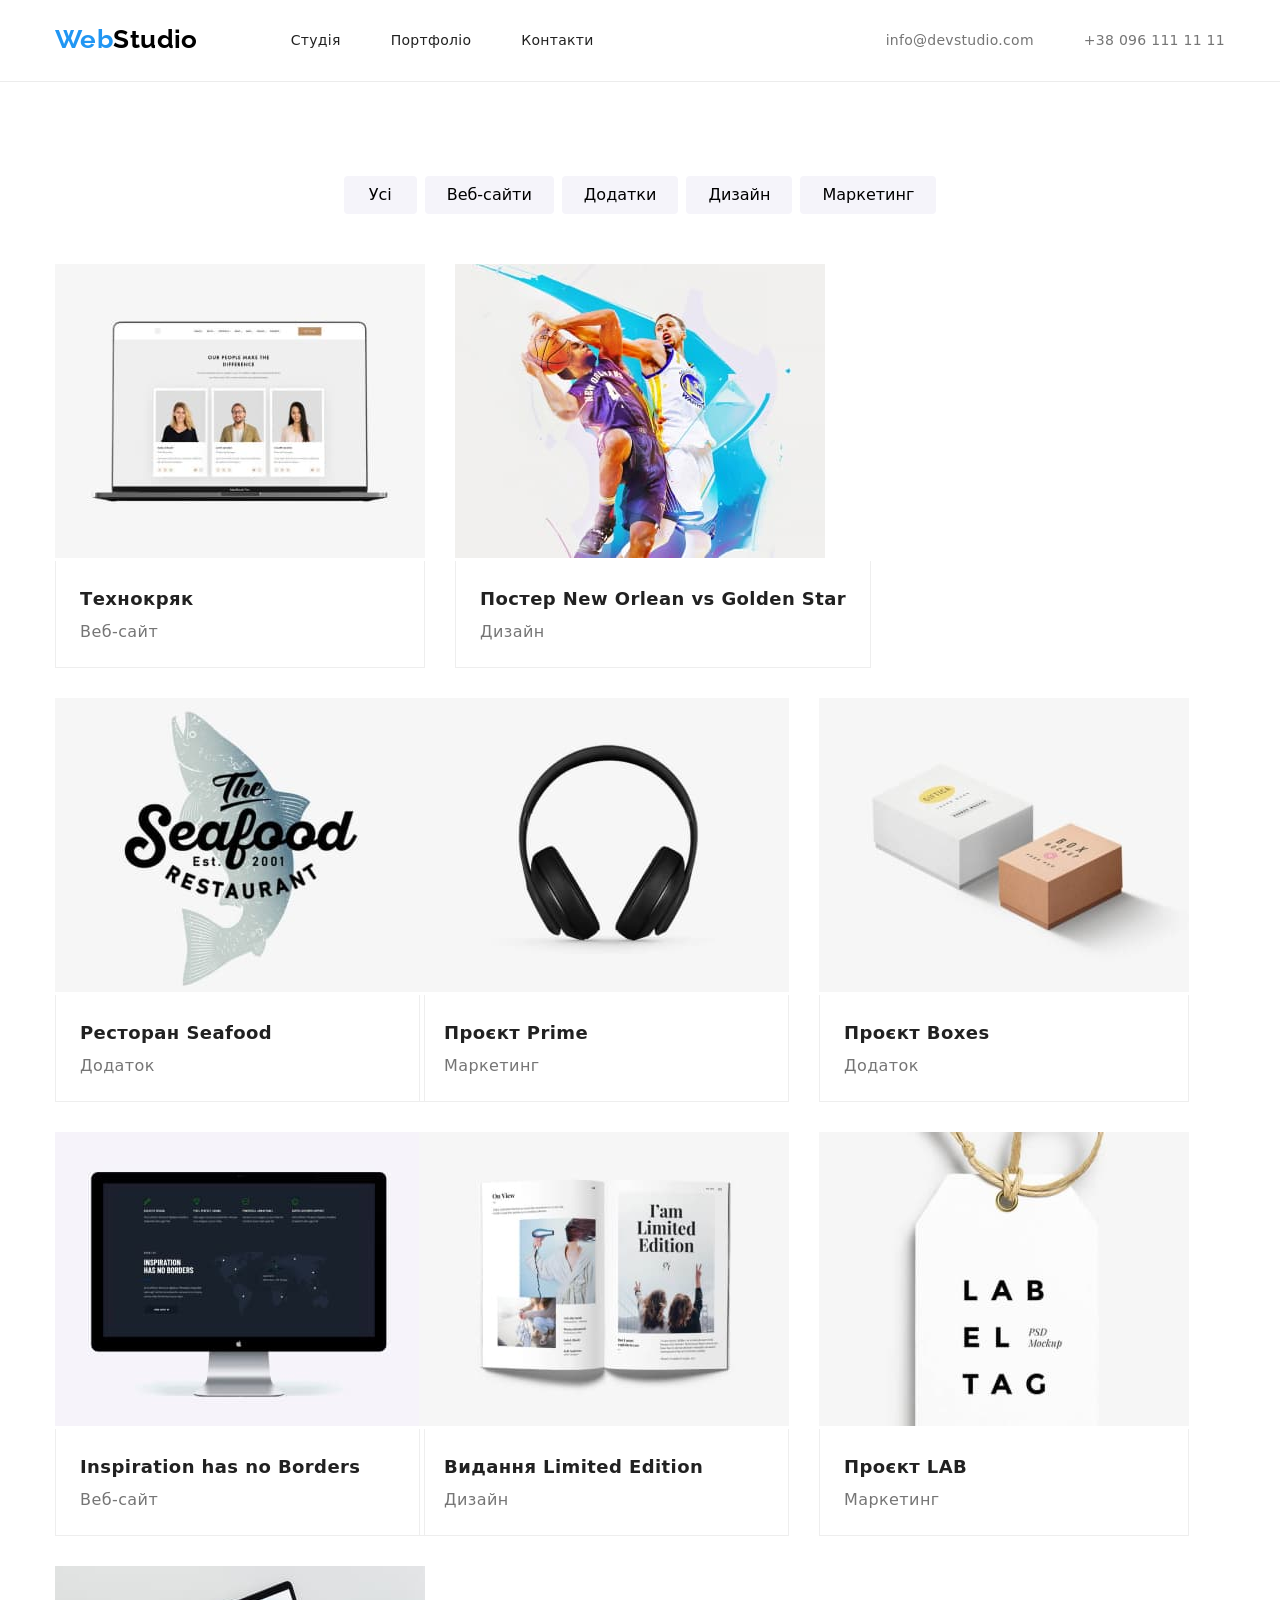
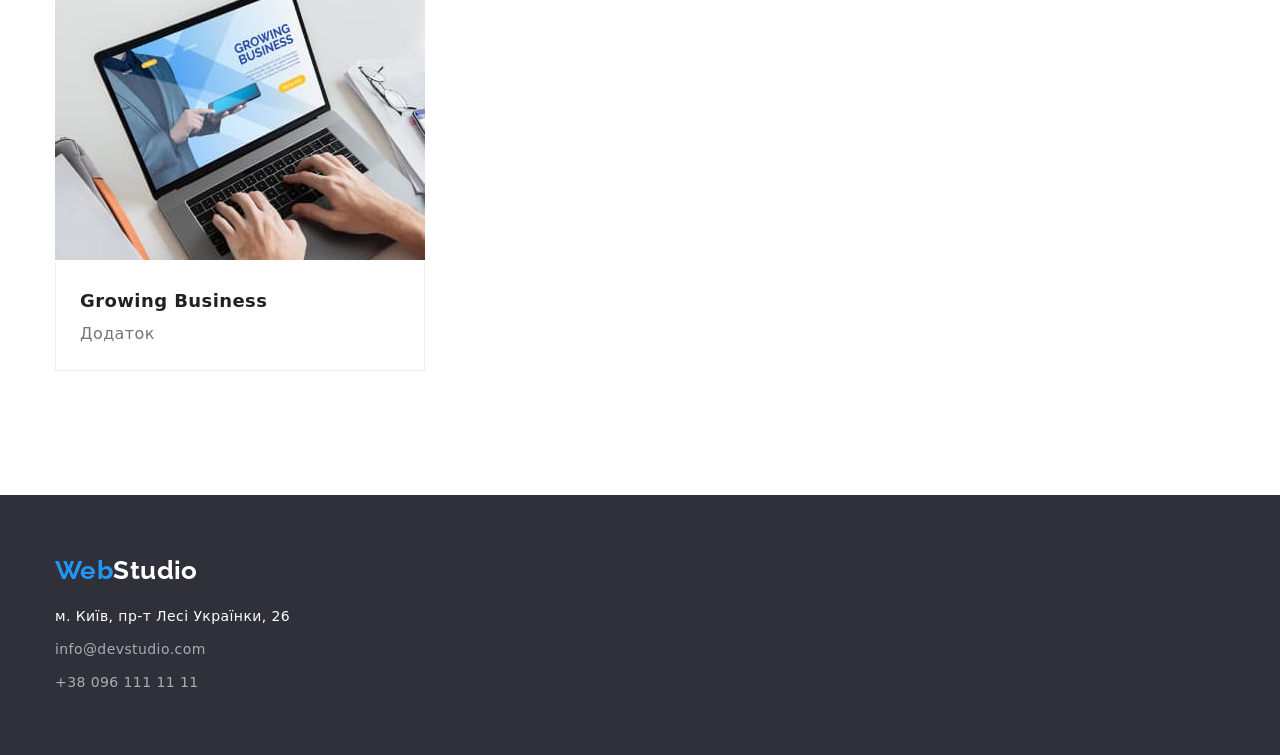
<file: portfolio.html>
<!DOCTYPE html>
<html lang="en">
<head>
    <meta charset="UTF-8">
    <meta http-equiv="X-UA-Compatible" content="IE=edge">
    <meta name="viewport" content="width=device-width, initial-scale=1.0">
    <title>Portfolio</title>
    <link rel="stylesheet" href="https://cdnjs.cloudflare.com/ajax/libs/modern-normalize/1.1.0/modern-normalize.min.css"
    integrity="sha512-wpPYUAdjBVSE4KJnH1VR1HeZfpl1ub8YT/NKx4PuQ5NmX2tKuGu6U/JRp5y+Y8XG2tV+wKQpNHVUX03MfMFn9Q=="
    crossorigin="anonymous" referrerpolicy="no-referrer">
    <link rel="stylesheet" href="./css/styles.css">
    <link rel="preconnect" href="https://fonts.googleapis.com">
    <link rel="preconnect" href="https://fonts.gstatic.com" crossorigin>
    <link href="https://fonts.googleapis.com/css2?family=Raleway:wght@700&family=Roboto:wght@400;500;700;900&display=swap"
        rel="stylesheet">
</head>
<body>
<!-- ХЕДЕР -->

<header class="header">
    <div class="container">
        <nav class="header-nav">
            <a class="logo-first" href="/index.html">Web<span class="logo-second">Studio</span></a>
            <ul class="header-list">
                <li class="header-link"><a class="link" href="/index.html">Студія</a></li>
                <li class="header-link"><a class="link" href="/portfolio.html">Портфоліо</a></li>
                <li class="header-link"><a class="link" href="">Контакти</a></li>
            </ul>
        </nav>

        <ul class="header-contacts-list">
            <li class="item"><a class="link" href="mailto:info@devstudio.com">info@devstudio.com</a></li>
            <li class="item"><a class="link" href="tel:+380961111111">+38 096 111 11 11</a></li>
        </ul>
    </div>
</header>

    <!-- НАШІ РОБОТИ -->

    <section class="projects section">
        <div class="container">
            <ul class="projects-btn-list">
                <li class="projects-btn-item"><button class="projects-btn" type="button">Усі</button></li>
                <li class="projects-btn-item"><button class="projects-btn" type="button">Веб-сайти</button></li>
                <li class="projects-btn-item"><button class="projects-btn" type="button">Додатки</button></li>
                <li class="projects-btn-item"><button class="projects-btn" type="button">Дизайн</button></li>
                <li class="projects-btn-item"><button class="projects-btn" type="button">Маркетинг</button></li>
            </ul>
            
            <ul class="projects-list">
                <li class="projects-item">
                    <a class="projects-link" href="projects-link">
                        <img class="projects-img" src="./images/tehno.jpg" width="370" height="294" alt="">
                        <div class="projects-descr">
                            <h2 class="projects-title">Технокряк</h2>
                            <p class="projects-text">Веб-сайт</p>
                        </div>
                    </a>
                </li>
            
                <li class="projects-item">
                    <a class="projects-link" href="">
                        <img class="projects-img" src="./images/orlean.jpg" width="370" height="294" alt="">
                        <div class="projects-descr">
                            <h2 class="projects-title">Постер New Orlean vs Golden Star</h2>
                            <p class="projects-text">Дизайн</p>
                        </div>
                    </a>
                </li>
                <li class="projects-item">
                    <a class="projects-link" href="">
                        <img class="projects-img" src="./images/food.jpg" width="370" height="294" alt="">
                        <div class="projects-descr">
                            <h2 class="projects-title">Ресторан Seafood</h2>
                            <p class="projects-text">Додаток</p>
                        </div>
                    </a>
            
                </li>
                <li class="projects-item">
                    <a class="projects-link" href="">
                        <img class="projects-img" src="/images/prime.jpg" width="370" height="294" alt="">
                        <div class="projects-descr">
                            <h2 class="projects-title">Проєкт Prime</h2>
                            <p class="projects-text">Маркетинг</p>
                        </div>
                    </a>
            
                </li>
                <li class="projects-item">
                    <a class="projects-link" href="">
                        <img class="projects-img" src="/images/boxes.jpg" width="370" height="294" alt="">
                        <div class="projects-descr">
                            <h2 class="projects-title">Проєкт Boxes</h2>
                            <p class="projects-text">Додаток</p>
                        </div>
                    </a>
            
                </li>
                <li class="projects-item">
                    <a class="projects-link" href="">
                        <img class="projects-img" src="./images/insp.jpg" width="370" height="294" alt="">
                        <div class="projects-descr">
                            <h2 class="projects-title">Inspiration has no Borders</h2>
                            <p class="projects-text">Веб-сайт</p>
                        </div>
                    </a>
            
                </li>
                <li class="projects-item">
                    <a class="projects-link" href="">
                        <img class="projects-img" src="/images/limited.jpg" width="370" height="294" alt="">
                        <div class="projects-descr">
                            <h2 class="projects-title">Видання Limited Edition</h2>
                            <p class="projects-text">Дизайн</p>
                        </div>
                    </a>
            
                </li>
                <li class="projects-item">
                    <a class="projects-link" href="">
                        <img class="projects-img" src="/images/lab.jpg" width="370" height="294" alt="">
                        <div class="projects-descr">
                            <h2 class="projects-title">Проєкт LAB</h2>
                            <p class="projects-text">Маркетинг</p>
                        </div>
                    </a>
            
                </li>
                <li class="projects-item">
                    <a class="projects-link" href="">
                        <img class="projects-img" src="./images/growing.jpg" width="370" height="294" alt="">
                        <div class="projects-descr">
                            <h2 class="projects-title">Growing Business</h2>
                            <p class="projects-text">Додаток</p>
                        </div>
                    </a>
            
                </li>
            </ul>
        </div>


    </section>
    

    
<!-- ФУТЕР -->

<footer class="footer">
    <div class="container">
        <div class="footer-logo">
            <a class="logo-first" href="/index.html">Web<span class="logo-second">Studio</span></a>
        </div>
        <address class="footer-adress">
            <ul class="footer-alress list">
                <li class="footer-adress item">м. Київ, пр-т Лесі Українки, 26</li>
                <li class="footer-adress link"><a href="mailto:info@devstudio.com">info@devstudio.com</a></li>
                <li class="footer-adress link"><a href="tel:+380961111111">+38 096 111 11 11</a></li>
            </ul>
        </address>
    </div>
</footer>
</body>
</html>
</file>
<file: css/styles.css>
/* ЗМІННІ */
:root {

    /* Кольори фону */
--main-bg-color: #FFFFFF;
--sec-bg-color: #F5F4FA;
--dark-bg-color: #2F303A;

/* Кольори тексту */
--main-text-color: #212121;
--sec-text-color: #757575;
--hover-text-color: #2196F3;
--main-logo-color: #2196F3;
--secondary-logo-color: #000000;


}

body {
    background-color: var(--main-bg-color)
    font-family: 'Roboto', sans-serif;
    font-size: 14px;
    letter-spacing: 0.03em;
    color: var(--main-text-color);
}

/* Скидання стилів */
a {
    color: inherit;
    text-decoration: none;
}

ul {
    list-style: none;
}

h1, h2, h3, h4, h5, h6, p, ul {
        margin: 0px;
        padding: 0px;
}

.container {
        width: 1200px;
        padding: 0 15px;
        margin-left: auto;
        margin-right: auto;
}

.section {
        padding-top: 94px;
        padding-bottom: 94px;
}

/* СТОРІНКА СТУДІЯ*/

/* ХЕДЕР */

.header {
        background-color: var(--main-bg-color)
}

.logo-first,
.logo-second {

        font-family: 'Raleway', sans-serif;
        font-weight: 700;
        font-size: 26px;
        line-height: 1.19;
        color: var(--hover-text-color);
        padding-top: 24px;
        padding-bottom: 25px;
       

}

.logo-second {
    color: var(--secondary-logo-color);margin-right: 93px;
}

.header .container {
        display: flex;
        justify-content: space-between;

}

.header-list .link {
        font-weight: 500;
        font-size: 14px;
        line-height: 1.14;
        letter-spacing: 0.02em;
}

.header-list .link:focus,
.header-list .link:hover {
    color: var(--hover-text-color)
}

.header-list {
        display: flex;
        align-items: center;
        padding-top: 32px;
        padding-bottom: 32px;
}

.header-contacts-list {
        font-weight: 500;
        font-size: 14px;
        line-height: 1.14px;
        letter-spacing: 0.02em;
        color: var(--sec-text-color);
        display: flex;
        align-items: center;
        padding-top: 32px;
        padding-bottom: 32px;
}

.header-contacts-list .link:hover,
.header-contacts-list .link:focus {
    color: var(--hover-text-color);
}

.header-contacts-list .item:not(:last-child) {
        margin-right: 50px;
}

.header .container {
        display: flex;
        align-items: center;
}
.header-nav {
        display: flex;
}

.header-link:not(:last-child) {
        margin-right: 50px;
}



/* ГЕРОЙ */
.hero {
        background-color: var(--dark-bg-color);
        padding-top: 200px;
        padding-bottom: 200px;            
}

.hero-title {
        width: 696px;
        margin-bottom: 30px;
        margin-left: auto;
        margin-right: auto;
        font-weight: 900;
        font-size: 44px;
        line-height: 1.36;
        text-align: center;
        letter-spacing: 0.06em;
        text-transform: uppercase;
        color: var(--sec-bg-color)
}
.hero-btn {
        display: block;
        margin-left: auto;
        margin-right: auto;
        padding: 10px 32px;
        min-width: 200px;
        border: 0px transparent;
        border-radius: 4px;
        cursor: pointer;
        font-weight: 700;
        font-size: 16px;
        line-height: 1.88;
        text-align: center;
        letter-spacing: 0.06em;
        color: var(--main-bg-color);
        background-color: var(--hover-text-color)
    
}

/* НАШІ ПЕРЕВАГИ */

.visually-hidden {
    position: absolute;
    width: 1px;
    height: 1px;
    margin: -1px;
    border: 0;
    padding: 0;
    white-space: nowrap;
    clip-path: inset(100%);
    clip: rect(0 0 0 0);
    overflow: hidden;
}


.benefits {
        padding-bottom: 0px;
}

.behefits-list{
        display: flex;
}

.benefits-item:not(:last-child) {
        margin-right: 30px;
}

.benefits-title {
        font-style: normal;
        font-weight: 700;
        font-size: 14px;
        line-height: 1.14;
        text-transform: uppercase;
}

.benefits-text {
        font-size: 14px;
        line-height: 1.71;
        color: var(--sec-text-color);
}

/* ЧИМ МИ ЗАЙМАЄМОСЯ */


.business-title {
        margin-bottom: 50px;
        font-weight: 700;
        font-size: 36px;
        line-height: 1.17;
        text-align: center;
}

.business-list {
        display: flex;
        flex-wrap: wrap;
        flex-basis: calc((100% - 60px) / 3);
}

.business-img:not(:last-child) {
        margin-right: 30px;
}

/* НАША КОМАНДА */

.team {
        background-color: var(--sec-bg-color)
}

.team-title {
        margin-bottom: 50px;
        font-weight: 700;
        font-size: 36px;
        line-height: 1.17;
        text-align: center;
}
.team-name {
        margin-bottom: 10px;
        font-weight: 500;
        font-size: 16px;
        line-height: 1.19;
}
.team-text {
        font-size: 16px;
        line-height: 1.19;
        color: var(--sec-text-color);
}

.team-list {
        display: flex;
        flex-wrap: wrap;
        flex-basis: calc((100% - 90px) / 4);
}

.team-item:not(:last-child) {
        margin-right: 30px;
}

.team-img {
        margin-bottom: 30px;
}

.team-item {
        padding-bottom: 30px;
        text-align: center;
        background-color: var(--main-bg-color);
        box-shadow: 0px 1px 3px rgba(0, 0, 0, 0.12), 0px 1px 1px rgba(0, 0, 0, 0.14), 0px 2px 1px rgba(0, 0, 0, 0.2);
        border-radius: 0px 0px 4px 4px;
}

/* ФУТЕР */

.footer {
    background-color: var(--dark-bg-color);
    padding-top: 60px;
    padding-bottom: 60px;
}

.footer .logo-second {
    color: var(--main-bg-color);
}

.footer-logo {
        margin-bottom: 20px;
}

.footer-adress .item {
        font-size: 14px;
        line-height: 1.71;
        font-style: normal;
        color: var(--main-bg-color)
}

.footer-adress .link {
        font-size: 14px;
        line-height: 1.71;
        font-style: normal;
        color: rgba(255, 255, 255, 0.6);
}

.footer-adress:not(:last-child):not(:last-child) {
        margin-bottom: 9px;
}


/* СТОРІНКА ПОРТФОЛІО */

/* НАШІ РОБОТИ*/

.header {
        border-bottom: 1px solid #ECECEC;
}

.projects-btn {
        min-width: 73px;
        padding: 6px 22px;
        border: 1px transparent;
        cursor: pointer;
        font-weight: 500;
        font-size: 16px;
        line-height: 1.62;
        background-color: var(--sec-bg-color);
        border-radius: 4px;

}

.projects-btn:hover,
.projects-btn:focus {
    color: var(--main-bg-color);
    background-color: var(--hover-text-color);
    box-shadow: 0px 3px 1px rgba(0, 0, 0, 0.1), 0px 1px 2px rgba(0, 0, 0, 0.08), 0px 2px 2px rgba(0, 0, 0, 0.12);
}

.projects-btn-list {
        display: flex;
        margin-bottom: 50px;
        justify-content: center;
}

.projects-btn-item:not(:last-child) {
        margin-right: 8px;
}

.projects-descr {
        padding: 20px 24px;
        border-left: 1px solid rgba(238, 238, 238, 1);
        border-right: 1px solid rgba(238, 238, 238, 1);
        border-bottom: 1px solid rgba(238, 238, 238, 1);
}
.projects-title {
        
        font-weight: 700;
        font-size: 18px;
        line-height: 2;
}

.projects-text {
        font-weight: 400;
        font-size: 16px;
        line-height: 1.88;
        color: var(--sec-text-color);
}


.projects-list {
        display: flex;
        flex-wrap: wrap;
        flex-basis: calc((100% - 60px) / 3);
}

.projects-item:not(:nth-child(3n)) {
        margin-right: 30px;
}

.projects-item:nth-child(3n) {
        margin-right: -6px;
}

.projects-item {
        margin-bottom: 30px;
}
</file>
